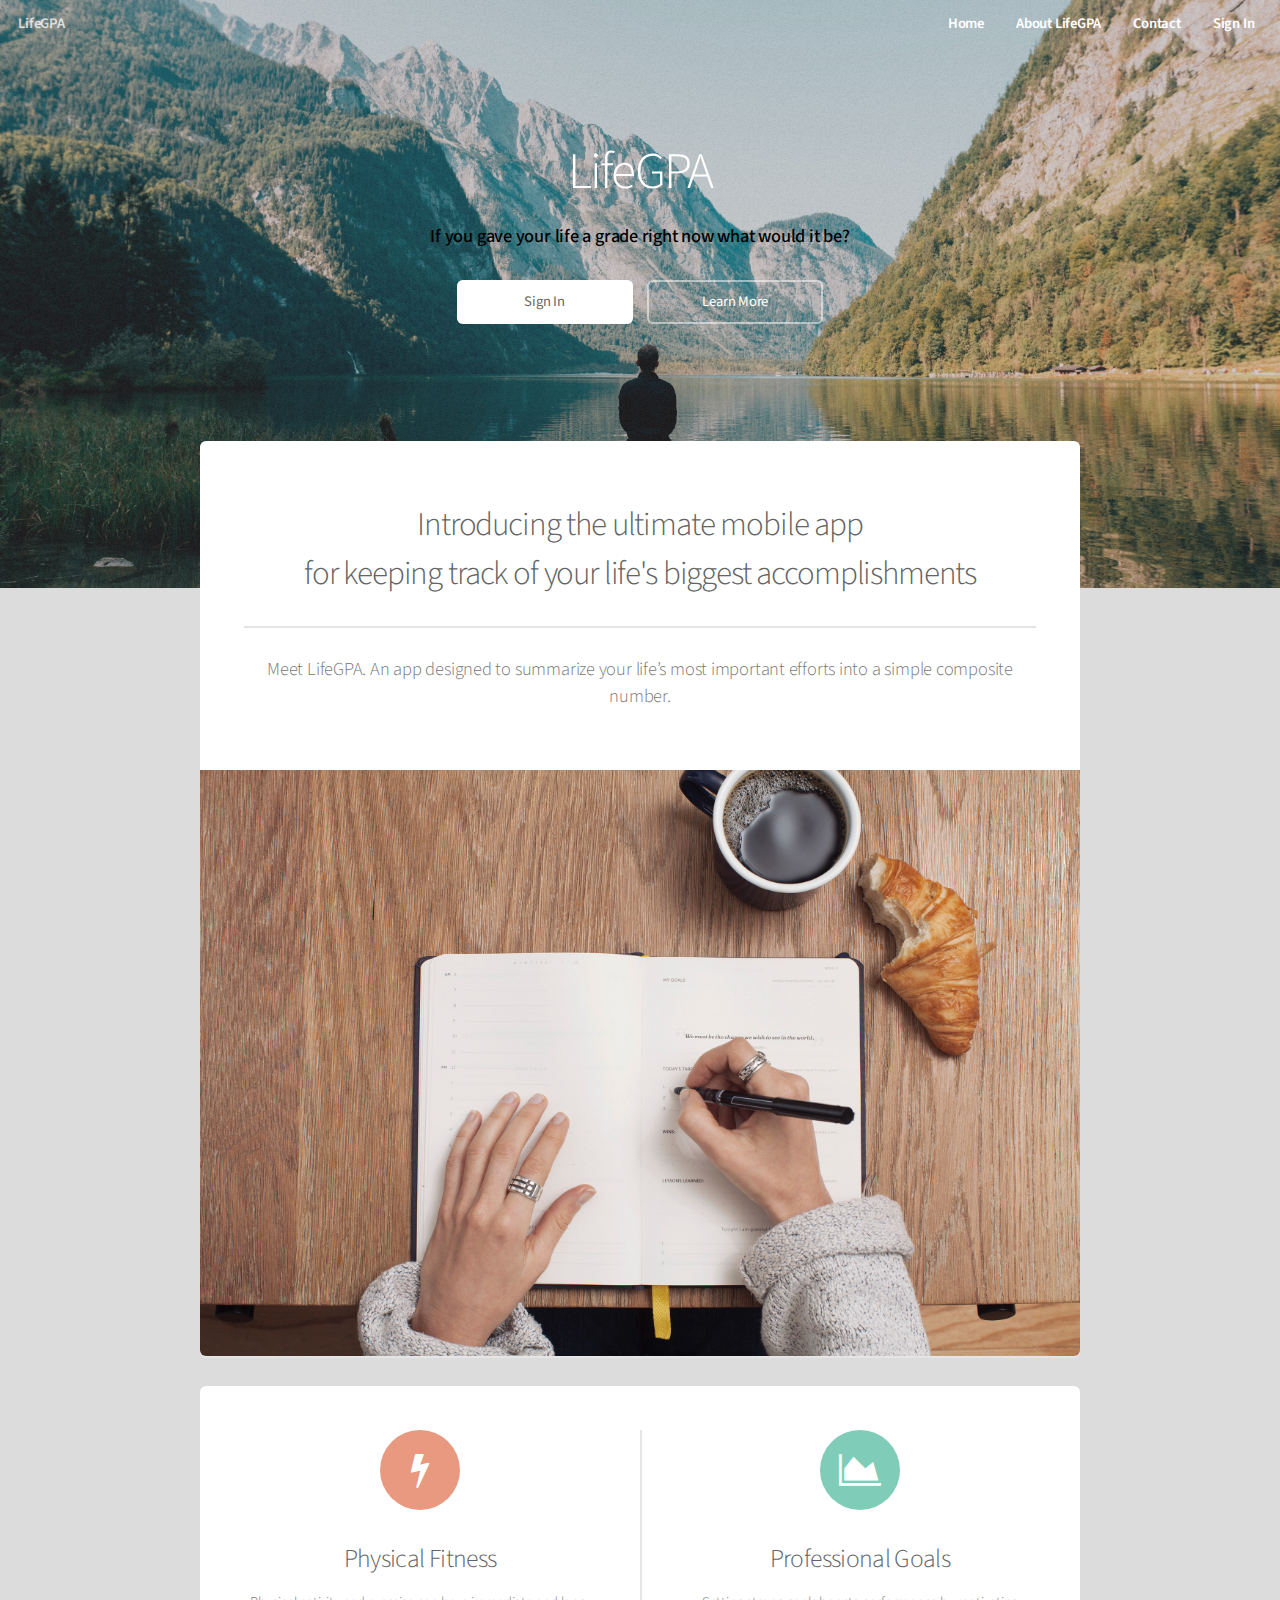
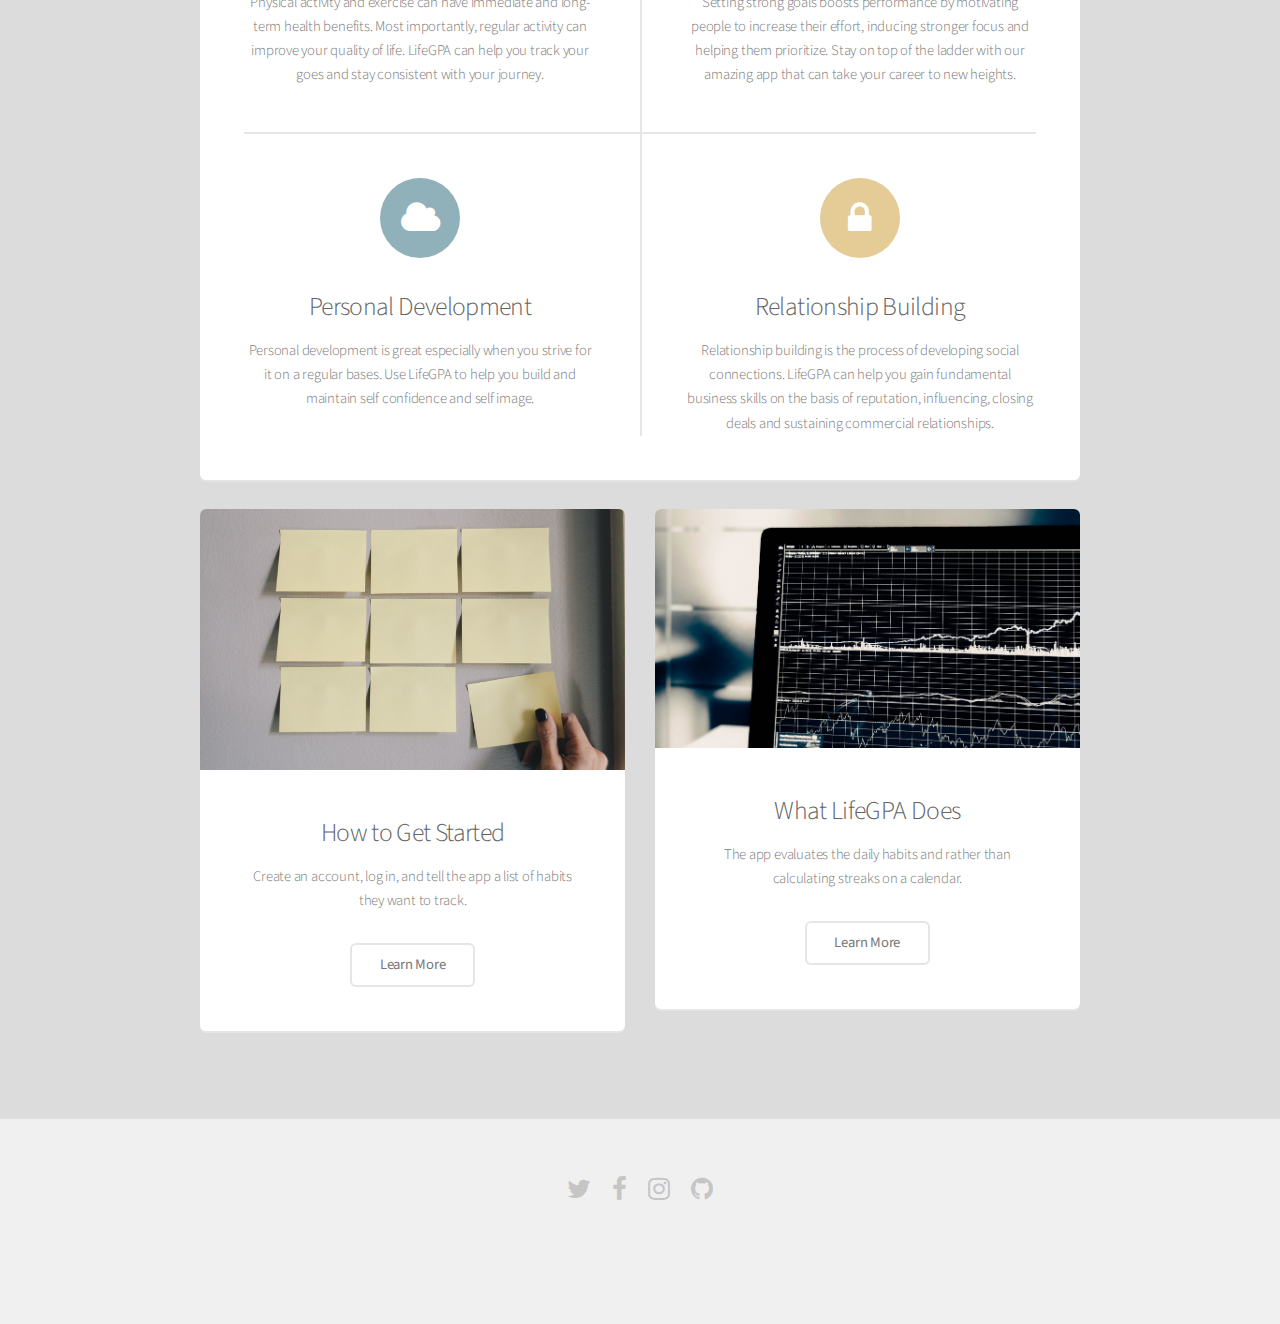
<file: index.html>
<html>
	<head>
		<title>LifeGPA</title>
		<meta charset="utf-8"/>
		<meta name="viewport" content="width=device-width, initial-scale=1, user-scalable=no"/>
		<link rel="stylesheet" href="assets/css/main.css"/>
	</head>
	<body class="landing is-preload">
		<div id="page-wrapper">

			<!-- Header -->
				<header id="header" class="alt">
					<h1>LifeGPA</h1>
					<nav id="nav">
						<ul>
							<li><a href="index.html">Home</a></li>
							<li><a href="aboutus.html">About LifeGPA</a></li>
							<li><a href="index.html">Contact</a></li>
							<li><a href="index.html">Sign In</a></li>
						</ul>
					</nav>
				</header>

			<!-- Banner -->
				<section id="banner">
					<h2>LifeGPA</h2>
					<p>If you gave your life a grade right now what would it be? </p>
					<ul class="actions special">
						<li><a href="#" class="button primary">Sign In</a></li>
						<li><a href="#" class="button">Learn More</a></li>
					</ul>
				</section>

			<!-- Main -->
				<section id="main" class="container">

					<section class="box special">
						<header class="major">
							<h2>Introducing the ultimate mobile app
							<br />
							for keeping track of your life's biggest accomplishments</h2>
							<p>Meet LifeGPA. An app designed to summarize your life’s most important efforts 
								into a simple composite number.</p>
						</header>
						<span class="image featured"><img src="images/productivity.jpg" alt="Representing Productivity" /></span>
					</section>

					<section class="box special features">
						<div class="features-row">
							<section>
								<span class="icon major fa-bolt accent2"></span>
								<h3>Physical Fitness</h3>
								<p>Physical activity and exercise can have immediate and long-term health benefits. Most importantly, regular activity can improve your quality of life. 
									LifeGPA can help you track your goes and stay consistent with your journey.
								</p>
							</section>
							<section>
								<span class="icon major fa-area-chart accent3"></span>
								<h3>Professional Goals</h3>
								<p>Setting strong goals boosts performance by motivating people to increase their effort, inducing stronger focus and helping them prioritize. Stay on top of the ladder with our amazing app that can take your career to new heights.</p>
							</section>
						</div>
						<div class="features-row">
							<section>
								<span class="icon major fa-cloud accent4"></span>
								<h3>Personal Development</h3>
								<p>Personal development is great especially when you strive for it on a regular bases. Use LifeGPA to help you build and maintain self confidence and self image.
									</p>
							</section>
							<section>
								<span class="icon major fa-lock accent5"></span>
								<h3>Relationship Building</h3>
								<p>Relationship building is the process of developing social connections. LifeGPA can help you gain fundamental business skills on the basis of reputation, influencing, closing deals and sustaining commercial relationships.</p>
							</section>
						</div>
					</section>

					<div class="row">
						<div class="col-6 col-12-narrower">

							<section class="box special">
								<span class="image featured"><img src="images/habits.jpg" alt="habits" /></span>
								<h3>How to Get Started</h3>
								<p>Create an account, log in, and tell the app a list of habits they want to track.</p>
								<ul class="actions 	special">
									<li><a href="#" class="button alt">Learn More</a></li>
								</ul>
							</section>

						</div>
						<div class="col-6 col-12-narrower">

							<section class="box special">
								<span class="image featured"><img src="images/tracking.jpg" alt="tracking" /></span>
								<h3>What LifeGPA Does</h3>
								<p>The app evaluates the daily habits and rather than calculating streaks on a calendar.</p>
							<ul class="actions special">
									<li><a href="#" class="button alt">Learn More</a></li>
								</ul>
							</section>

						</div>
					</div>

				</section>


			<!-- Footer -->
				<footer id="footer">
					<ul class="icons">
						<li><a href="#" class="icon fa-twitter"><span class="label">Twitter</span></a></li>
						<li><a href="#" class="icon fa-facebook"><span class="label">Facebook</span></a></li>
						<li><a href="#" class="icon fa-instagram"><span class="label">Instagram</span></a></li>
						<li><a href="#" class="icon fa-github"><span class="label">Github</span></a></li>
					</ul>
				</footer>

		</div>

		<!-- Scripts -->
			<script src="assets/js/jquery.min.js"></script>
			<script src="assets/js/jquery.dropotron.min.js"></script>
			<script src="assets/js/jquery.scrollex.min.js"></script>
			<script src="assets/js/browser.min.js"></script>
			<script src="assets/js/breakpoints.min.js"></script>
			<script src="assets/js/util.js"></script>
			<script src="assets/js/main.js"></script>

	</body>
</html>
</file>
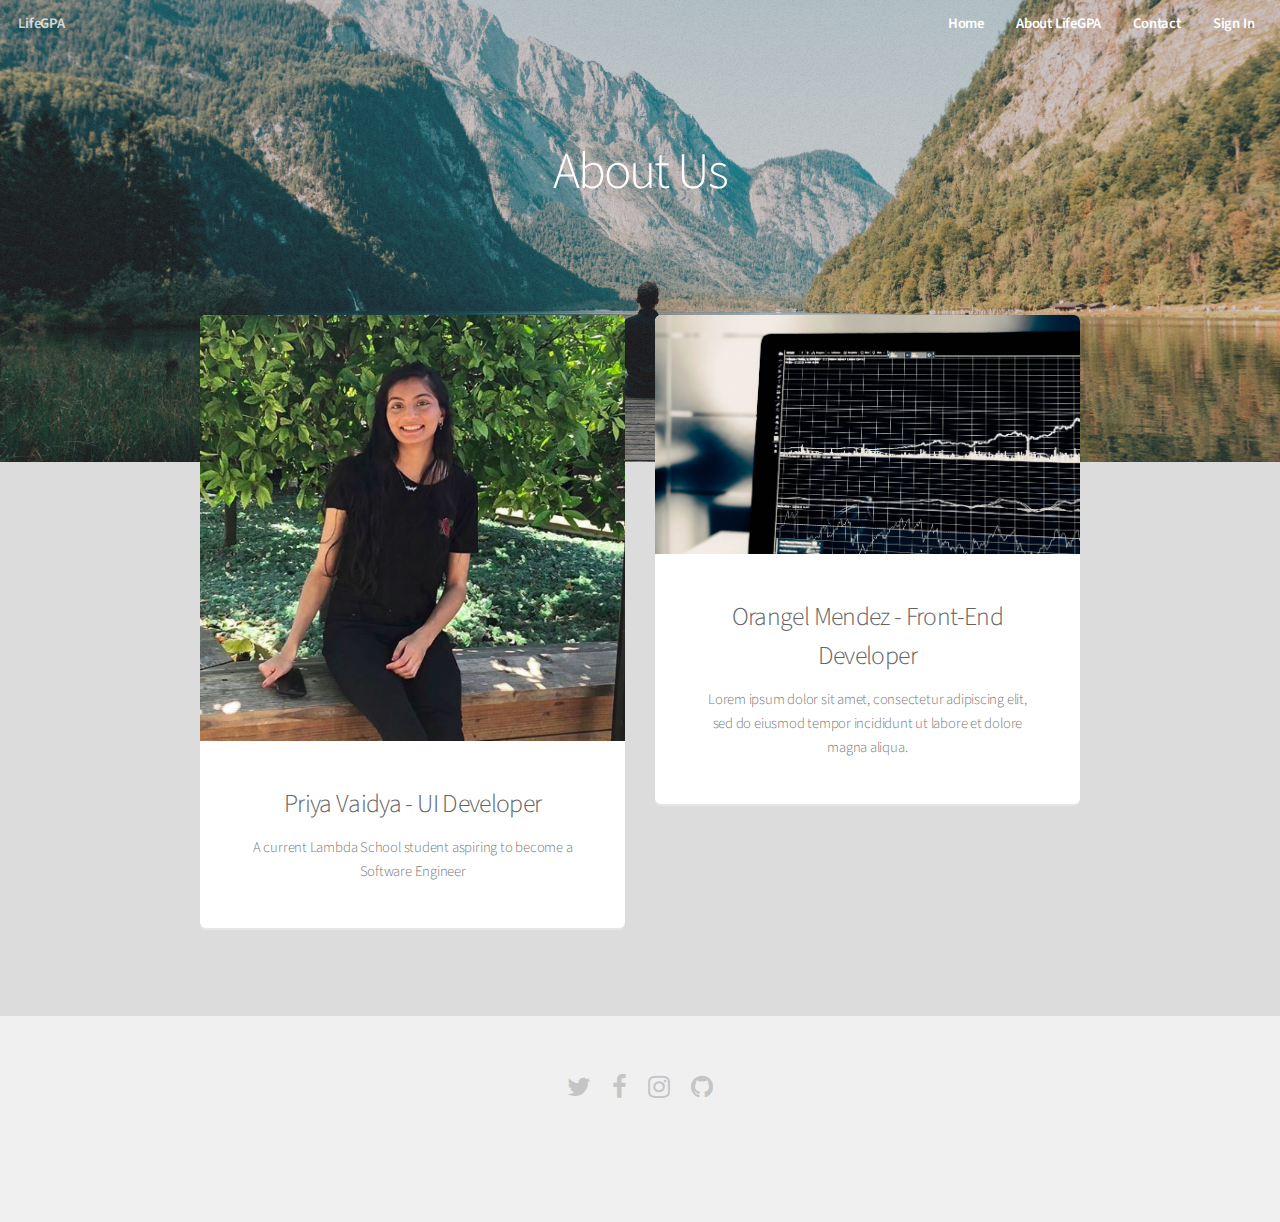
<file: aboutus.html>
<html>
	<head>
		<title>LifeGPA - About Us</title>
		<meta charset="utf-8"/>
		<meta name="viewport" content="width=device-width, initial-scale=1, user-scalable=no"/>
		<link rel="stylesheet" href="assets/css/main.css"/>
	</head>
	<body class="landing is-preload">
		<div id="page-wrapper">

			<!-- Header -->
				<header id="header" class="alt">
					<h1>LifeGPA</h1>
					<nav id="nav">
						<ul>
							<li><a href="index.html">Home</a></li>
							<li><a href="aboutus.html">About LifeGPA</a></li>
							<li><a href="index.html">Contact</a></li>
							<li><a href="index.html">Sign In</a></li>
						</ul>
					</nav>
				</header>

			<!-- Banner -->
				<section id="banner">
					<h2>About Us</h2>
				</section>

			<!-- Main -->
				<section id="main" class="container">
					<div class="row">
						<div class="col-6 col-12-narrower">

							<section class="box special">
								<span class="image featured"><img src="images/priya.png" alt="Priya" /></span>
								<h3>Priya Vaidya - UI Developer</h3>
								<p>A current Lambda School student aspiring to become a Software Engineer</p>
							</section>

						</div>
						<div class="col-6 col-12-narrower">

							<section class="box special">
								<span class="image featured"><img src="images/tracking.jpg" alt="tracking" /></span>
								<h3>Orangel Mendez - Front-End Developer</h3>
								<p>Lorem ipsum dolor sit amet, consectetur adipiscing elit, sed do eiusmod tempor incididunt ut labore et dolore magna aliqua.</p>
		
							</section>

						</div>
					</div>

				</section>


			<!-- Footer -->
				<footer id="footer">
					<ul class="icons">
						<li><a href="#" class="icon fa-twitter"><span class="label">Twitter</span></a></li>
						<li><a href="#" class="icon fa-facebook"><span class="label">Facebook</span></a></li>
						<li><a href="#" class="icon fa-instagram"><span class="label">Instagram</span></a></li>
						<li><a href="#" class="icon fa-github"><span class="label">Github</span></a></li>
					</ul>
				</footer>

		</div>

		<!-- Scripts -->
			<script src="assets/js/jquery.min.js"></script>
			<script src="assets/js/jquery.dropotron.min.js"></script>
			<script src="assets/js/jquery.scrollex.min.js"></script>
			<script src="assets/js/browser.min.js"></script>
			<script src="assets/js/breakpoints.min.js"></script>
			<script src="assets/js/util.js"></script>
			<script src="assets/js/main.js"></script>

	</body>
</html>
</file>
<file: assets/css/main.css>
@import url("font-awesome.min.css");
@import url("https://fonts.googleapis.com/css?family=Source+Sans+Pro:300,400,300italic,400italic");

/* Reset */

/* Based on meyerweb.com/eric/tools/css/reset (v2.0 | 20110126 | License: public domain) */

	html, body, div, span, applet, object,
	iframe, h1, h2, h3, h4, h5, h6, p, blockquote,
	pre, a, abbr, acronym, address, big, cite,
	code, del, dfn, em, img, ins, kbd, q, s, samp,
	small, strike, strong, sub, sup, tt, var, b,
	u, i, center, dl, dt, dd, ol, ul, li, fieldset,
	form, label, legend, table, caption, tbody,
	tfoot, thead, tr, th, td, article, aside,
	canvas, details, embed, figure, figcaption,
	footer, header, hgroup, menu, nav, output, ruby,
	section, summary, time, mark, audio, video {
		margin: 0;
		padding: 0;
		border: 0;
		font-size: 100%;
		font: inherit;
		vertical-align: baseline;
	}

	article, aside, details, figcaption, figure,
	footer, header, hgroup, menu, nav, section {
		display: block;
	}

	body {
		line-height: 1;
	}

	ol, ul {
		list-style: none;
	}

	blockquote, q {
		quotes: none;
	}

		blockquote:before, blockquote:after, q:before, q:after {
			content: '';
			content: none;
		}

	table {
		border-collapse: collapse;
		border-spacing: 0;
	}

	body {
		-webkit-text-size-adjust: none;
	}

	mark {
		background-color: transparent;
		color: inherit;
	}

	input::-moz-focus-inner {
		border: 0;
		padding: 0;
	}

	input, select, textarea {
		-moz-appearance: none;
		-webkit-appearance: none;
		-ms-appearance: none;
		appearance: none;
	}

/* Basic */

	@-ms-viewport {
		width: device-width;
	}

	body {
		-ms-overflow-style: scrollbar;
	}

	@media screen and (max-width: 480px) {

		html, body {
			min-width: 320px;
		}

	}

	html {
		box-sizing: border-box;
	}

	*, *:before, *:after {
		box-sizing: inherit;
	}

	body {
		background: #dcdcdc;
	}

	body, input, select, textarea {
		color: #777;
		font-family: "Source Sans Pro", sans-serif;
		font-size: 16pt;
		font-weight: 300;
		line-height: 1.65em;
		letter-spacing: -0.015em;
	}

	a {
		-moz-transition: color 0.2s ease-in-out, border-bottom-color 0.2s ease-in-out;
		-webkit-transition: color 0.2s ease-in-out, border-bottom-color 0.2s ease-in-out;
		-ms-transition: color 0.2s ease-in-out, border-bottom-color 0.2s ease-in-out;
		transition: color 0.2s ease-in-out, border-bottom-color 0.2s ease-in-out;
		border-bottom: dotted 1px;
		color: #e89980;
		text-decoration: none;
	}

		a:hover {
			border-bottom-color: transparent;
		}

	strong, b {
		color: #646464;
		font-weight: 400;
	}

	em, i {
		font-style: italic;
	}

	p {
		margin: 0 0 2em 0;
	}

	h1, h2, h3, h4, h5, h6 {
		color: #646464;
		font-weight: 300;
		line-height: 1em;
		margin: 0 0 0.5em 0;
	}

		h1 a, h2 a, h3 a, h4 a, h5 a, h6 a {
			color: inherit;
			text-decoration: none;
		}

	h2 {
		font-size: 2.25em;
		line-height: 1.5em;
		letter-spacing: -0.035em;
	}

	h3 {
		font-size: 1.75em;
		line-height: 1.5em;
		letter-spacing: -0.025em;
	}

	h4 {
		font-size: 1.1em;
		line-height: 1.5em;
		letter-spacing: 0;
	}

	h5 {
		font-size: 0.9em;
		line-height: 1.5em;
		letter-spacing: 0;
	}

	h6 {
		font-size: 0.7em;
		line-height: 1.5em;
		letter-spacing: 0;
	}

	sub {
		font-size: 0.8em;
		position: relative;
		top: 0.5em;
	}

	sup {
		font-size: 0.8em;
		position: relative;
		top: -0.5em;
	}

	hr {
		border: 0;
		border-bottom: solid 2px #e5e5e5;
		margin: 2em 0;
	}

		hr.major {
			margin: 3em 0;
		}

	blockquote {
		border-left: solid 4px #e5e5e5;
		font-style: italic;
		margin: 0 0 2em 0;
		padding: 0.5em 0 0.5em 2em;
	}

	pre {
		-webkit-overflow-scrolling: touch;
		background: #f8f8f8;
		border-radius: 6px;
		border: solid 1px #e5e5e5;
		font-family: monospace;
		font-size: 0.9em;
		line-height: 1.75em;
		margin: 0 0 2em 0;
		overflow-x: auto;
		padding: 1em 1.5em;
	}

	code {
		background: #f8f8f8;
		border-radius: 6px;
		border: solid 1px #e5e5e5;
		font-family: monospace;
		font-size: 0.9em;
		margin: 0 0.25em;
		padding: 0.25em 0.65em;
	}

	.align-left {
		text-align: left;
	}

	.align-center {
		text-align: center;
	}

	.align-right {
		text-align: right;
	}

/* Row */

	.row {
		display: flex;
		flex-wrap: wrap;
		box-sizing: border-box;
		align-items: stretch;
	}

		.row > * {
			box-sizing: border-box;
		}

		.row.gtr-uniform > * > :last-child {
			margin-bottom: 0;
		}

		.row.aln-left {
			justify-content: flex-start;
		}

		.row.aln-center {
			justify-content: center;
		}

		.row.aln-right {
			justify-content: flex-end;
		}

		.row.aln-top {
			align-items: flex-start;
		}

		.row.aln-middle {
			align-items: center;
		}

		.row.aln-bottom {
			align-items: flex-end;
		}

		.row > .imp {
			order: -1;
		}

		.row > .col-1 {
			width: 8.3333333333%;
		}

		.row > .off-1 {
			margin-left: 8.3333333333%;
		}

		.row > .col-2 {
			width: 16.6666666667%;
		}

		.row > .off-2 {
			margin-left: 16.6666666667%;
		}

		.row > .col-3 {
			width: 25%;
		}

		.row > .off-3 {
			margin-left: 25%;
		}

		.row > .col-4 {
			width: 33.3333333333%;
		}

		.row > .off-4 {
			margin-left: 33.3333333333%;
		}

		.row > .col-5 {
			width: 41.6666666667%;
		}

		.row > .off-5 {
			margin-left: 41.6666666667%;
		}

		.row > .col-6 {
			width: 50%;
		}

		.row > .off-6 {
			margin-left: 50%;
		}

		.row > .col-7 {
			width: 58.3333333333%;
		}

		.row > .off-7 {
			margin-left: 58.3333333333%;
		}

		.row > .col-8 {
			width: 66.6666666667%;
		}

		.row > .off-8 {
			margin-left: 66.6666666667%;
		}

		.row > .col-9 {
			width: 75%;
		}

		.row > .off-9 {
			margin-left: 75%;
		}

		.row > .col-10 {
			width: 83.3333333333%;
		}

		.row > .off-10 {
			margin-left: 83.3333333333%;
		}

		.row > .col-11 {
			width: 91.6666666667%;
		}

		.row > .off-11 {
			margin-left: 91.6666666667%;
		}

		.row > .col-12 {
			width: 100%;
		}

		.row > .off-12 {
			margin-left: 100%;
		}

		.row.gtr-0 {
			margin-top: 0;
			margin-left: 0em;
		}

			.row.gtr-0 > * {
				padding: 0 0 0 0em;
			}

			.row.gtr-0.gtr-uniform {
				margin-top: 0em;
			}

				.row.gtr-0.gtr-uniform > * {
					padding-top: 0em;
				}

		.row.gtr-25 {
			margin-top: 0;
			margin-left: -0.5em;
		}

			.row.gtr-25 > * {
				padding: 0 0 0 0.5em;
			}

			.row.gtr-25.gtr-uniform {
				margin-top: -0.5em;
			}

				.row.gtr-25.gtr-uniform > * {
					padding-top: 0.5em;
				}

		.row.gtr-50 {
			margin-top: 0;
			margin-left: -1em;
		}

			.row.gtr-50 > * {
				padding: 0 0 0 1em;
			}

			.row.gtr-50.gtr-uniform {
				margin-top: -1em;
			}

				.row.gtr-50.gtr-uniform > * {
					padding-top: 1em;
				}

		.row {
			margin-top: 0;
			margin-left: -2em;
		}

			.row > * {
				padding: 0 0 0 2em;
			}

			.row.gtr-uniform {
				margin-top: -2em;
			}

				.row.gtr-uniform > * {
					padding-top: 2em;
				}

		.row.gtr-150 {
			margin-top: 0;
			margin-left: -3em;
		}

			.row.gtr-150 > * {
				padding: 0 0 0 3em;
			}

			.row.gtr-150.gtr-uniform {
				margin-top: -3em;
			}

				.row.gtr-150.gtr-uniform > * {
					padding-top: 3em;
				}

		.row.gtr-200 {
			margin-top: 0;
			margin-left: -4em;
		}

			.row.gtr-200 > * {
				padding: 0 0 0 4em;
			}

			.row.gtr-200.gtr-uniform {
				margin-top: -4em;
			}

				.row.gtr-200.gtr-uniform > * {
					padding-top: 4em;
				}

		@media screen and (max-width: 1680px) {

			.row {
				display: flex;
				flex-wrap: wrap;
				box-sizing: border-box;
				align-items: stretch;
			}

				.row > * {
					box-sizing: border-box;
				}

				.row.gtr-uniform > * > :last-child {
					margin-bottom: 0;
				}

				.row.aln-left {
					justify-content: flex-start;
				}

				.row.aln-center {
					justify-content: center;
				}

				.row.aln-right {
					justify-content: flex-end;
				}

				.row.aln-top {
					align-items: flex-start;
				}

				.row.aln-middle {
					align-items: center;
				}

				.row.aln-bottom {
					align-items: flex-end;
				}

				.row > .imp-wide {
					order: -1;
				}

				.row > .col-1-wide {
					width: 8.3333333333%;
				}

				.row > .off-1-wide {
					margin-left: 8.3333333333%;
				}

				.row > .col-2-wide {
					width: 16.6666666667%;
				}

				.row > .off-2-wide {
					margin-left: 16.6666666667%;
				}

				.row > .col-3-wide {
					width: 25%;
				}

				.row > .off-3-wide {
					margin-left: 25%;
				}

				.row > .col-4-wide {
					width: 33.3333333333%;
				}

				.row > .off-4-wide {
					margin-left: 33.3333333333%;
				}

				.row > .col-5-wide {
					width: 41.6666666667%;
				}

				.row > .off-5-wide {
					margin-left: 41.6666666667%;
				}

				.row > .col-6-wide {
					width: 50%;
				}

				.row > .off-6-wide {
					margin-left: 50%;
				}

				.row > .col-7-wide {
					width: 58.3333333333%;
				}

				.row > .off-7-wide {
					margin-left: 58.3333333333%;
				}

				.row > .col-8-wide {
					width: 66.6666666667%;
				}

				.row > .off-8-wide {
					margin-left: 66.6666666667%;
				}

				.row > .col-9-wide {
					width: 75%;
				}

				.row > .off-9-wide {
					margin-left: 75%;
				}

				.row > .col-10-wide {
					width: 83.3333333333%;
				}

				.row > .off-10-wide {
					margin-left: 83.3333333333%;
				}

				.row > .col-11-wide {
					width: 91.6666666667%;
				}

				.row > .off-11-wide {
					margin-left: 91.6666666667%;
				}

				.row > .col-12-wide {
					width: 100%;
				}

				.row > .off-12-wide {
					margin-left: 100%;
				}

				.row.gtr-0 {
					margin-top: 0;
					margin-left: 0em;
				}

					.row.gtr-0 > * {
						padding: 0 0 0 0em;
					}

					.row.gtr-0.gtr-uniform {
						margin-top: 0em;
					}

						.row.gtr-0.gtr-uniform > * {
							padding-top: 0em;
						}

				.row.gtr-25 {
					margin-top: 0;
					margin-left: -0.5em;
				}

					.row.gtr-25 > * {
						padding: 0 0 0 0.5em;
					}

					.row.gtr-25.gtr-uniform {
						margin-top: -0.5em;
					}

						.row.gtr-25.gtr-uniform > * {
							padding-top: 0.5em;
						}

				.row.gtr-50 {
					margin-top: 0;
					margin-left: -1em;
				}

					.row.gtr-50 > * {
						padding: 0 0 0 1em;
					}

					.row.gtr-50.gtr-uniform {
						margin-top: -1em;
					}

						.row.gtr-50.gtr-uniform > * {
							padding-top: 1em;
						}

				.row {
					margin-top: 0;
					margin-left: -2em;
				}

					.row > * {
						padding: 0 0 0 2em;
					}

					.row.gtr-uniform {
						margin-top: -2em;
					}

						.row.gtr-uniform > * {
							padding-top: 2em;
						}

				.row.gtr-150 {
					margin-top: 0;
					margin-left: -3em;
				}

					.row.gtr-150 > * {
						padding: 0 0 0 3em;
					}

					.row.gtr-150.gtr-uniform {
						margin-top: -3em;
					}

						.row.gtr-150.gtr-uniform > * {
							padding-top: 3em;
						}

				.row.gtr-200 {
					margin-top: 0;
					margin-left: -4em;
				}

					.row.gtr-200 > * {
						padding: 0 0 0 4em;
					}

					.row.gtr-200.gtr-uniform {
						margin-top: -4em;
					}

						.row.gtr-200.gtr-uniform > * {
							padding-top: 4em;
						}

		}

		@media screen and (max-width: 1280px) {

			.row {
				display: flex;
				flex-wrap: wrap;
				box-sizing: border-box;
				align-items: stretch;
			}

				.row > * {
					box-sizing: border-box;
				}

				.row.gtr-uniform > * > :last-child {
					margin-bottom: 0;
				}

				.row.aln-left {
					justify-content: flex-start;
				}

				.row.aln-center {
					justify-content: center;
				}

				.row.aln-right {
					justify-content: flex-end;
				}

				.row.aln-top {
					align-items: flex-start;
				}

				.row.aln-middle {
					align-items: center;
				}

				.row.aln-bottom {
					align-items: flex-end;
				}

				.row > .imp-normal {
					order: -1;
				}

				.row > .col-1-normal {
					width: 8.3333333333%;
				}

				.row > .off-1-normal {
					margin-left: 8.3333333333%;
				}

				.row > .col-2-normal {
					width: 16.6666666667%;
				}

				.row > .off-2-normal {
					margin-left: 16.6666666667%;
				}

				.row > .col-3-normal {
					width: 25%;
				}

				.row > .off-3-normal {
					margin-left: 25%;
				}

				.row > .col-4-normal {
					width: 33.3333333333%;
				}

				.row > .off-4-normal {
					margin-left: 33.3333333333%;
				}

				.row > .col-5-normal {
					width: 41.6666666667%;
				}

				.row > .off-5-normal {
					margin-left: 41.6666666667%;
				}

				.row > .col-6-normal {
					width: 50%;
				}

				.row > .off-6-normal {
					margin-left: 50%;
				}

				.row > .col-7-normal {
					width: 58.3333333333%;
				}

				.row > .off-7-normal {
					margin-left: 58.3333333333%;
				}

				.row > .col-8-normal {
					width: 66.6666666667%;
				}

				.row > .off-8-normal {
					margin-left: 66.6666666667%;
				}

				.row > .col-9-normal {
					width: 75%;
				}

				.row > .off-9-normal {
					margin-left: 75%;
				}

				.row > .col-10-normal {
					width: 83.3333333333%;
				}

				.row > .off-10-normal {
					margin-left: 83.3333333333%;
				}

				.row > .col-11-normal {
					width: 91.6666666667%;
				}

				.row > .off-11-normal {
					margin-left: 91.6666666667%;
				}

				.row > .col-12-normal {
					width: 100%;
				}

				.row > .off-12-normal {
					margin-left: 100%;
				}

				.row.gtr-0 {
					margin-top: 0;
					margin-left: 0em;
				}

					.row.gtr-0 > * {
						padding: 0 0 0 0em;
					}

					.row.gtr-0.gtr-uniform {
						margin-top: 0em;
					}

						.row.gtr-0.gtr-uniform > * {
							padding-top: 0em;
						}

				.row.gtr-25 {
					margin-top: 0;
					margin-left: -0.5em;
				}

					.row.gtr-25 > * {
						padding: 0 0 0 0.5em;
					}

					.row.gtr-25.gtr-uniform {
						margin-top: -0.5em;
					}

						.row.gtr-25.gtr-uniform > * {
							padding-top: 0.5em;
						}

				.row.gtr-50 {
					margin-top: 0;
					margin-left: -1em;
				}

					.row.gtr-50 > * {
						padding: 0 0 0 1em;
					}

					.row.gtr-50.gtr-uniform {
						margin-top: -1em;
					}

						.row.gtr-50.gtr-uniform > * {
							padding-top: 1em;
						}

				.row {
					margin-top: 0;
					margin-left: -2em;
				}

					.row > * {
						padding: 0 0 0 2em;
					}

					.row.gtr-uniform {
						margin-top: -2em;
					}

						.row.gtr-uniform > * {
							padding-top: 2em;
						}

				.row.gtr-150 {
					margin-top: 0;
					margin-left: -3em;
				}

					.row.gtr-150 > * {
						padding: 0 0 0 3em;
					}

					.row.gtr-150.gtr-uniform {
						margin-top: -3em;
					}

						.row.gtr-150.gtr-uniform > * {
							padding-top: 3em;
						}

				.row.gtr-200 {
					margin-top: 0;
					margin-left: -4em;
				}

					.row.gtr-200 > * {
						padding: 0 0 0 4em;
					}

					.row.gtr-200.gtr-uniform {
						margin-top: -4em;
					}

						.row.gtr-200.gtr-uniform > * {
							padding-top: 4em;
						}

		}

		@media screen and (max-width: 980px) {

			.row {
				display: flex;
				flex-wrap: wrap;
				box-sizing: border-box;
				align-items: stretch;
			}

				.row > * {
					box-sizing: border-box;
				}

				.row.gtr-uniform > * > :last-child {
					margin-bottom: 0;
				}

				.row.aln-left {
					justify-content: flex-start;
				}

				.row.aln-center {
					justify-content: center;
				}

				.row.aln-right {
					justify-content: flex-end;
				}

				.row.aln-top {
					align-items: flex-start;
				}

				.row.aln-middle {
					align-items: center;
				}

				.row.aln-bottom {
					align-items: flex-end;
				}

				.row > .imp-narrow {
					order: -1;
				}

				.row > .col-1-narrow {
					width: 8.3333333333%;
				}

				.row > .off-1-narrow {
					margin-left: 8.3333333333%;
				}

				.row > .col-2-narrow {
					width: 16.6666666667%;
				}

				.row > .off-2-narrow {
					margin-left: 16.6666666667%;
				}

				.row > .col-3-narrow {
					width: 25%;
				}

				.row > .off-3-narrow {
					margin-left: 25%;
				}

				.row > .col-4-narrow {
					width: 33.3333333333%;
				}

				.row > .off-4-narrow {
					margin-left: 33.3333333333%;
				}

				.row > .col-5-narrow {
					width: 41.6666666667%;
				}

				.row > .off-5-narrow {
					margin-left: 41.6666666667%;
				}

				.row > .col-6-narrow {
					width: 50%;
				}

				.row > .off-6-narrow {
					margin-left: 50%;
				}

				.row > .col-7-narrow {
					width: 58.3333333333%;
				}

				.row > .off-7-narrow {
					margin-left: 58.3333333333%;
				}

				.row > .col-8-narrow {
					width: 66.6666666667%;
				}

				.row > .off-8-narrow {
					margin-left: 66.6666666667%;
				}

				.row > .col-9-narrow {
					width: 75%;
				}

				.row > .off-9-narrow {
					margin-left: 75%;
				}

				.row > .col-10-narrow {
					width: 83.3333333333%;
				}

				.row > .off-10-narrow {
					margin-left: 83.3333333333%;
				}

				.row > .col-11-narrow {
					width: 91.6666666667%;
				}

				.row > .off-11-narrow {
					margin-left: 91.6666666667%;
				}

				.row > .col-12-narrow {
					width: 100%;
				}

				.row > .off-12-narrow {
					margin-left: 100%;
				}

				.row.gtr-0 {
					margin-top: 0;
					margin-left: 0em;
				}

					.row.gtr-0 > * {
						padding: 0 0 0 0em;
					}

					.row.gtr-0.gtr-uniform {
						margin-top: 0em;
					}

						.row.gtr-0.gtr-uniform > * {
							padding-top: 0em;
						}

				.row.gtr-25 {
					margin-top: 0;
					margin-left: -0.5em;
				}

					.row.gtr-25 > * {
						padding: 0 0 0 0.5em;
					}

					.row.gtr-25.gtr-uniform {
						margin-top: -0.5em;
					}

						.row.gtr-25.gtr-uniform > * {
							padding-top: 0.5em;
						}

				.row.gtr-50 {
					margin-top: 0;
					margin-left: -1em;
				}

					.row.gtr-50 > * {
						padding: 0 0 0 1em;
					}

					.row.gtr-50.gtr-uniform {
						margin-top: -1em;
					}

						.row.gtr-50.gtr-uniform > * {
							padding-top: 1em;
						}

				.row {
					margin-top: 0;
					margin-left: -2em;
				}

					.row > * {
						padding: 0 0 0 2em;
					}

					.row.gtr-uniform {
						margin-top: -2em;
					}

						.row.gtr-uniform > * {
							padding-top: 2em;
						}

				.row.gtr-150 {
					margin-top: 0;
					margin-left: -3em;
				}

					.row.gtr-150 > * {
						padding: 0 0 0 3em;
					}

					.row.gtr-150.gtr-uniform {
						margin-top: -3em;
					}

						.row.gtr-150.gtr-uniform > * {
							padding-top: 3em;
						}

				.row.gtr-200 {
					margin-top: 0;
					margin-left: -4em;
				}

					.row.gtr-200 > * {
						padding: 0 0 0 4em;
					}

					.row.gtr-200.gtr-uniform {
						margin-top: -4em;
					}

						.row.gtr-200.gtr-uniform > * {
							padding-top: 4em;
						}

		}

		@media screen and (max-width: 840px) {

			.row {
				display: flex;
				flex-wrap: wrap;
				box-sizing: border-box;
				align-items: stretch;
			}

				.row > * {
					box-sizing: border-box;
				}

				.row.gtr-uniform > * > :last-child {
					margin-bottom: 0;
				}

				.row.aln-left {
					justify-content: flex-start;
				}

				.row.aln-center {
					justify-content: center;
				}

				.row.aln-right {
					justify-content: flex-end;
				}

				.row.aln-top {
					align-items: flex-start;
				}

				.row.aln-middle {
					align-items: center;
				}

				.row.aln-bottom {
					align-items: flex-end;
				}

				.row > .imp-narrower {
					order: -1;
				}

				.row > .col-1-narrower {
					width: 8.3333333333%;
				}

				.row > .off-1-narrower {
					margin-left: 8.3333333333%;
				}

				.row > .col-2-narrower {
					width: 16.6666666667%;
				}

				.row > .off-2-narrower {
					margin-left: 16.6666666667%;
				}

				.row > .col-3-narrower {
					width: 25%;
				}

				.row > .off-3-narrower {
					margin-left: 25%;
				}

				.row > .col-4-narrower {
					width: 33.3333333333%;
				}

				.row > .off-4-narrower {
					margin-left: 33.3333333333%;
				}

				.row > .col-5-narrower {
					width: 41.6666666667%;
				}

				.row > .off-5-narrower {
					margin-left: 41.6666666667%;
				}

				.row > .col-6-narrower {
					width: 50%;
				}

				.row > .off-6-narrower {
					margin-left: 50%;
				}

				.row > .col-7-narrower {
					width: 58.3333333333%;
				}

				.row > .off-7-narrower {
					margin-left: 58.3333333333%;
				}

				.row > .col-8-narrower {
					width: 66.6666666667%;
				}

				.row > .off-8-narrower {
					margin-left: 66.6666666667%;
				}

				.row > .col-9-narrower {
					width: 75%;
				}

				.row > .off-9-narrower {
					margin-left: 75%;
				}

				.row > .col-10-narrower {
					width: 83.3333333333%;
				}

				.row > .off-10-narrower {
					margin-left: 83.3333333333%;
				}

				.row > .col-11-narrower {
					width: 91.6666666667%;
				}

				.row > .off-11-narrower {
					margin-left: 91.6666666667%;
				}

				.row > .col-12-narrower {
					width: 100%;
				}

				.row > .off-12-narrower {
					margin-left: 100%;
				}

				.row.gtr-0 {
					margin-top: 0;
					margin-left: 0em;
				}

					.row.gtr-0 > * {
						padding: 0 0 0 0em;
					}

					.row.gtr-0.gtr-uniform {
						margin-top: 0em;
					}

						.row.gtr-0.gtr-uniform > * {
							padding-top: 0em;
						}

				.row.gtr-25 {
					margin-top: 0;
					margin-left: -0.5em;
				}

					.row.gtr-25 > * {
						padding: 0 0 0 0.5em;
					}

					.row.gtr-25.gtr-uniform {
						margin-top: -0.5em;
					}

						.row.gtr-25.gtr-uniform > * {
							padding-top: 0.5em;
						}

				.row.gtr-50 {
					margin-top: 0;
					margin-left: -1em;
				}

					.row.gtr-50 > * {
						padding: 0 0 0 1em;
					}

					.row.gtr-50.gtr-uniform {
						margin-top: -1em;
					}

						.row.gtr-50.gtr-uniform > * {
							padding-top: 1em;
						}

				.row {
					margin-top: 0;
					margin-left: -2em;
				}

					.row > * {
						padding: 0 0 0 2em;
					}

					.row.gtr-uniform {
						margin-top: -2em;
					}

						.row.gtr-uniform > * {
							padding-top: 2em;
						}

				.row.gtr-150 {
					margin-top: 0;
					margin-left: -3em;
				}

					.row.gtr-150 > * {
						padding: 0 0 0 3em;
					}

					.row.gtr-150.gtr-uniform {
						margin-top: -3em;
					}

						.row.gtr-150.gtr-uniform > * {
							padding-top: 3em;
						}

				.row.gtr-200 {
					margin-top: 0;
					margin-left: -4em;
				}

					.row.gtr-200 > * {
						padding: 0 0 0 4em;
					}

					.row.gtr-200.gtr-uniform {
						margin-top: -4em;
					}

						.row.gtr-200.gtr-uniform > * {
							padding-top: 4em;
						}

		}

		@media screen and (max-width: 736px) {

			.row {
				display: flex;
				flex-wrap: wrap;
				box-sizing: border-box;
				align-items: stretch;
			}

				.row > * {
					box-sizing: border-box;
				}

				.row.gtr-uniform > * > :last-child {
					margin-bottom: 0;
				}

				.row.aln-left {
					justify-content: flex-start;
				}

				.row.aln-center {
					justify-content: center;
				}

				.row.aln-right {
					justify-content: flex-end;
				}

				.row.aln-top {
					align-items: flex-start;
				}

				.row.aln-middle {
					align-items: center;
				}

				.row.aln-bottom {
					align-items: flex-end;
				}

				.row > .imp-mobile {
					order: -1;
				}

				.row > .col-1-mobile {
					width: 8.3333333333%;
				}

				.row > .off-1-mobile {
					margin-left: 8.3333333333%;
				}

				.row > .col-2-mobile {
					width: 16.6666666667%;
				}

				.row > .off-2-mobile {
					margin-left: 16.6666666667%;
				}

				.row > .col-3-mobile {
					width: 25%;
				}

				.row > .off-3-mobile {
					margin-left: 25%;
				}

				.row > .col-4-mobile {
					width: 33.3333333333%;
				}

				.row > .off-4-mobile {
					margin-left: 33.3333333333%;
				}

				.row > .col-5-mobile {
					width: 41.6666666667%;
				}

				.row > .off-5-mobile {
					margin-left: 41.6666666667%;
				}

				.row > .col-6-mobile {
					width: 50%;
				}

				.row > .off-6-mobile {
					margin-left: 50%;
				}

				.row > .col-7-mobile {
					width: 58.3333333333%;
				}

				.row > .off-7-mobile {
					margin-left: 58.3333333333%;
				}

				.row > .col-8-mobile {
					width: 66.6666666667%;
				}

				.row > .off-8-mobile {
					margin-left: 66.6666666667%;
				}

				.row > .col-9-mobile {
					width: 75%;
				}

				.row > .off-9-mobile {
					margin-left: 75%;
				}

				.row > .col-10-mobile {
					width: 83.3333333333%;
				}

				.row > .off-10-mobile {
					margin-left: 83.3333333333%;
				}

				.row > .col-11-mobile {
					width: 91.6666666667%;
				}

				.row > .off-11-mobile {
					margin-left: 91.6666666667%;
				}

				.row > .col-12-mobile {
					width: 100%;
				}

				.row > .off-12-mobile {
					margin-left: 100%;
				}

				.row.gtr-0 {
					margin-top: 0;
					margin-left: 0em;
				}

					.row.gtr-0 > * {
						padding: 0 0 0 0em;
					}

					.row.gtr-0.gtr-uniform {
						margin-top: 0em;
					}

						.row.gtr-0.gtr-uniform > * {
							padding-top: 0em;
						}

				.row.gtr-25 {
					margin-top: 0;
					margin-left: -0.5em;
				}

					.row.gtr-25 > * {
						padding: 0 0 0 0.5em;
					}

					.row.gtr-25.gtr-uniform {
						margin-top: -0.5em;
					}

						.row.gtr-25.gtr-uniform > * {
							padding-top: 0.5em;
						}

				.row.gtr-50 {
					margin-top: 0;
					margin-left: -1em;
				}

					.row.gtr-50 > * {
						padding: 0 0 0 1em;
					}

					.row.gtr-50.gtr-uniform {
						margin-top: -1em;
					}

						.row.gtr-50.gtr-uniform > * {
							padding-top: 1em;
						}

				.row {
					margin-top: 0;
					margin-left: -2em;
				}

					.row > * {
						padding: 0 0 0 2em;
					}

					.row.gtr-uniform {
						margin-top: -2em;
					}

						.row.gtr-uniform > * {
							padding-top: 2em;
						}

				.row.gtr-150 {
					margin-top: 0;
					margin-left: -3em;
				}

					.row.gtr-150 > * {
						padding: 0 0 0 3em;
					}

					.row.gtr-150.gtr-uniform {
						margin-top: -3em;
					}

						.row.gtr-150.gtr-uniform > * {
							padding-top: 3em;
						}

				.row.gtr-200 {
					margin-top: 0;
					margin-left: -4em;
				}

					.row.gtr-200 > * {
						padding: 0 0 0 4em;
					}

					.row.gtr-200.gtr-uniform {
						margin-top: -4em;
					}

						.row.gtr-200.gtr-uniform > * {
							padding-top: 4em;
						}

		}

		@media screen and (max-width: 480px) {

			.row {
				display: flex;
				flex-wrap: wrap;
				box-sizing: border-box;
				align-items: stretch;
			}

				.row > * {
					box-sizing: border-box;
				}

				.row.gtr-uniform > * > :last-child {
					margin-bottom: 0;
				}

				.row.aln-left {
					justify-content: flex-start;
				}

				.row.aln-center {
					justify-content: center;
				}

				.row.aln-right {
					justify-content: flex-end;
				}

				.row.aln-top {
					align-items: flex-start;
				}

				.row.aln-middle {
					align-items: center;
				}

				.row.aln-bottom {
					align-items: flex-end;
				}

				.row > .imp-mobilep {
					order: -1;
				}

				.row > .col-1-mobilep {
					width: 8.3333333333%;
				}

				.row > .off-1-mobilep {
					margin-left: 8.3333333333%;
				}

				.row > .col-2-mobilep {
					width: 16.6666666667%;
				}

				.row > .off-2-mobilep {
					margin-left: 16.6666666667%;
				}

				.row > .col-3-mobilep {
					width: 25%;
				}

				.row > .off-3-mobilep {
					margin-left: 25%;
				}

				.row > .col-4-mobilep {
					width: 33.3333333333%;
				}

				.row > .off-4-mobilep {
					margin-left: 33.3333333333%;
				}

				.row > .col-5-mobilep {
					width: 41.6666666667%;
				}

				.row > .off-5-mobilep {
					margin-left: 41.6666666667%;
				}

				.row > .col-6-mobilep {
					width: 50%;
				}

				.row > .off-6-mobilep {
					margin-left: 50%;
				}

				.row > .col-7-mobilep {
					width: 58.3333333333%;
				}

				.row > .off-7-mobilep {
					margin-left: 58.3333333333%;
				}

				.row > .col-8-mobilep {
					width: 66.6666666667%;
				}

				.row > .off-8-mobilep {
					margin-left: 66.6666666667%;
				}

				.row > .col-9-mobilep {
					width: 75%;
				}

				.row > .off-9-mobilep {
					margin-left: 75%;
				}

				.row > .col-10-mobilep {
					width: 83.3333333333%;
				}

				.row > .off-10-mobilep {
					margin-left: 83.3333333333%;
				}

				.row > .col-11-mobilep {
					width: 91.6666666667%;
				}

				.row > .off-11-mobilep {
					margin-left: 91.6666666667%;
				}

				.row > .col-12-mobilep {
					width: 100%;
				}

				.row > .off-12-mobilep {
					margin-left: 100%;
				}

				.row.gtr-0 {
					margin-top: 0;
					margin-left: 0em;
				}

					.row.gtr-0 > * {
						padding: 0 0 0 0em;
					}

					.row.gtr-0.gtr-uniform {
						margin-top: 0em;
					}

						.row.gtr-0.gtr-uniform > * {
							padding-top: 0em;
						}

				.row.gtr-25 {
					margin-top: 0;
					margin-left: -0.5em;
				}

					.row.gtr-25 > * {
						padding: 0 0 0 0.5em;
					}

					.row.gtr-25.gtr-uniform {
						margin-top: -0.5em;
					}

						.row.gtr-25.gtr-uniform > * {
							padding-top: 0.5em;
						}

				.row.gtr-50 {
					margin-top: 0;
					margin-left: -1em;
				}

					.row.gtr-50 > * {
						padding: 0 0 0 1em;
					}

					.row.gtr-50.gtr-uniform {
						margin-top: -1em;
					}

						.row.gtr-50.gtr-uniform > * {
							padding-top: 1em;
						}

				.row {
					margin-top: 0;
					margin-left: -2em;
				}

					.row > * {
						padding: 0 0 0 2em;
					}

					.row.gtr-uniform {
						margin-top: -2em;
					}

						.row.gtr-uniform > * {
							padding-top: 2em;
						}

				.row.gtr-150 {
					margin-top: 0;
					margin-left: -3em;
				}

					.row.gtr-150 > * {
						padding: 0 0 0 3em;
					}

					.row.gtr-150.gtr-uniform {
						margin-top: -3em;
					}

						.row.gtr-150.gtr-uniform > * {
							padding-top: 3em;
						}

				.row.gtr-200 {
					margin-top: 0;
					margin-left: -4em;
				}

					.row.gtr-200 > * {
						padding: 0 0 0 4em;
					}

					.row.gtr-200.gtr-uniform {
						margin-top: -4em;
					}

						.row.gtr-200.gtr-uniform > * {
							padding-top: 4em;
						}

		}

/* Container */

	.container {
		margin: 0 auto;
		max-width: calc(100% - 5em);
		width: 60em;
	}

		.container.xsmall {
			width: 15em;
		}

		.container.small {
			width: 30em;
		}

		.container.medium {
			width: 45em;
		}

		.container.large {
			width: 75em;
		}

		.container.xlarge {
			width: 90em;
		}

		.container.max {
			width: 100%;
		}

		@media screen and (max-width: 840px) {

			.container {
				width: 100% !important;
			}

		}

		@media screen and (max-width: 736px) {

			.container {
				max-width: 100%;
			}

		}

/* Section/Article */

	section.special, article.special {
		text-align: center;
	}

	header p {
		color: #999;
		position: relative;
		margin: 0 0 1.5em 0;
		font-style: italic;
	}

	header h2 + p {
		font-size: 1.25em;
		margin-top: -1em;
		line-height: 1.5em;
	}

	header h3 + p {
		font-size: 1.1em;
		margin-top: -0.85em;
		line-height: 1.5em;
	}

	header h4 + p,
	header h5 + p,
	header h6 + p {
		font-size: 0.8em;
		margin-top: -0.5em;
		line-height: 1.5em;
	}

	header.major {
		padding: 1em 0;
		text-align: center;
	}

		header.major h2 {
			margin: 0;
		}

		header.major p {
			display: inline-block;
			border-top: solid 2px #e5e5e5;
			color: #777;
			margin: 1.5em 0 0 0;
			padding: 1.5em 0 0 0;
			font-style: normal;
		}

/* Form */

	form {
		margin: 0 0 2em 0;
	}

	label {
		color: #646464;
		display: block;
		font-size: 0.9em;
		font-weight: 300;
		margin: 0 0 1em 0;
	}

	input[type="text"],
	input[type="password"],
	input[type="email"],
	select,
	textarea {
		-moz-appearance: none;
		-webkit-appearance: none;
		-ms-appearance: none;
		appearance: none;
		background-color: #f8f8f8;
		border-radius: 6px;
		border: solid 1px #e5e5e5;
		color: inherit;
		display: block;
		outline: 0;
		padding: 0 1em;
		text-decoration: none;
		width: 100%;
	}

		input[type="text"]:invalid,
		input[type="password"]:invalid,
		input[type="email"]:invalid,
		select:invalid,
		textarea:invalid {
			box-shadow: none;
		}

		input[type="text"]:focus,
		input[type="password"]:focus,
		input[type="email"]:focus,
		select:focus,
		textarea:focus {
			border-color: #e89980;
			box-shadow: 0 0 0 2px #e89980;
		}

	select {
		background-image: url("data:image/svg+xml;charset=utf8,%3Csvg xmlns='http://www.w3.org/2000/svg' width='40' height='40' preserveAspectRatio='none' viewBox='0 0 40 40'%3E%3Cpath d='M9.4,12.3l10.4,10.4l10.4-10.4c0.2-0.2,0.5-0.4,0.9-0.4c0.3,0,0.6,0.1,0.9,0.4l3.3,3.3c0.2,0.2,0.4,0.5,0.4,0.9 c0,0.4-0.1,0.6-0.4,0.9L20.7,31.9c-0.2,0.2-0.5,0.4-0.9,0.4c-0.3,0-0.6-0.1-0.9-0.4L4.3,17.3c-0.2-0.2-0.4-0.5-0.4-0.9 c0-0.4,0.1-0.6,0.4-0.9l3.3-3.3c0.2-0.2,0.5-0.4,0.9-0.4S9.1,12.1,9.4,12.3z' fill='%23e5e5e5' /%3E%3C/svg%3E");
		background-size: 1.25em;
		background-repeat: no-repeat;
		background-position: calc(100% - 1em) center;
		height: 3em;
		padding-right: 3em;
		text-overflow: ellipsis;
	}

		select option {
			color: #777;
			background-color: #f5f5f5;
		}

		select:focus::-ms-value {
			background-color: transparent;
		}

		select::-ms-expand {
			display: none;
		}

	input[type="text"],
	input[type="password"],
	input[type="email"],
	select {
		height: 3em;
	}

	textarea {
		padding: 0.75em 1em;
	}

	input[type="checkbox"],
	input[type="radio"] {
		-moz-appearance: none;
		-webkit-appearance: none;
		-ms-appearance: none;
		appearance: none;
		display: block;
		float: left;
		margin-right: -2em;
		opacity: 0;
		width: 1em;
		z-index: -1;
	}

		input[type="checkbox"] + label,
		input[type="radio"] + label {
			text-decoration: none;
			color: #777;
			cursor: pointer;
			display: inline-block;
			font-size: 1em;
			font-weight: 300;
			padding-left: 2.55em;
			padding-right: 0.75em;
			position: relative;
		}

			input[type="checkbox"] + label:before,
			input[type="radio"] + label:before {
				-moz-osx-font-smoothing: grayscale;
				-webkit-font-smoothing: antialiased;
				font-family: FontAwesome;
				font-style: normal;
				font-weight: normal;
				text-transform: none !important;
			}

			input[type="checkbox"] + label:before,
			input[type="radio"] + label:before {
				background: #f8f8f8;
				border-radius: 6px;
				border: solid 1px #e5e5e5;
				content: '';
				display: inline-block;
				height: 1.8em;
				left: 0;
				line-height: 1.725em;
				position: absolute;
				text-align: center;
				top: 0;
				width: 1.8em;
			}

		input[type="checkbox"]:checked + label:before,
		input[type="radio"]:checked + label:before {
			background: #666;
			border-color: #666;
			color: #ffffff;
			content: '\f00c';
		}

		input[type="checkbox"]:focus + label:before,
		input[type="radio"]:focus + label:before {
			border-color: #e89980;
			box-shadow: 0 0 0 1px #e89980;
		}

	input[type="checkbox"] + label:before {
		border-radius: 6px;
	}

	input[type="radio"] + label:before {
		border-radius: 100%;
	}

	::-webkit-input-placeholder {
		color: #999 !important;
		opacity: 1.0;
	}

	:-moz-placeholder {
		color: #999 !important;
		opacity: 1.0;
	}

	::-moz-placeholder {
		color: #999 !important;
		opacity: 1.0;
	}

	:-ms-input-placeholder {
		color: #999 !important;
		opacity: 1.0;
	}

/* Box */

	.box {
		background: #fff;
		border-radius: 6px;
		box-shadow: 0 2px 0 0 #e5e5e5;
		margin: 0 0 2em 0;
		padding: 3em;
	}

		.box > :last-child {
			margin-bottom: 0;
		}

		.box.alt {
			background: none !important;
			border-radius: 0 !important;
			box-shadow: none !important;
			margin: 0 0 2em 0;
			padding: 0 !important;
		}

		.box.features .features-row {
			border-top: solid 2px #e5e5e5;
			position: relative;
		}

			.box.features .features-row:after {
				clear: both;
				content: '';
				display: block;
			}

			.box.features .features-row section {
				float: left;
				padding: 3em;
				width: 50%;
			}

				.box.features .features-row section :last-child {
					margin-bottom: 0;
				}

				.box.features .features-row section:nth-child(2n) {
					padding-right: 0;
				}

					.box.features .features-row section:nth-child(2n):before {
						background: #e5e5e5;
						content: '';
						display: block;
						height: 100%;
						margin-left: -3em;
						position: absolute;
						top: 0;
						width: 2px;
					}

				.box.features .features-row section:nth-child(2n-1) {
					padding-left: 0;
				}

			.box.features .features-row:first-child {
				border-top: 0;
			}

				.box.features .features-row:first-child section {
					padding-top: 0;
				}

			.box.features .features-row:last-child {
				padding-bottom: 0;
			}

				.box.features .features-row:last-child section {
					padding-bottom: 0;
				}

		.box.special {
			text-align: center;
		}

		.box .image.featured {
			border-radius: 0;
			display: block;
			margin: 3em 0 3em -3em;
			position: relative;
			width: calc(100% + 6em);
		}

			.box .image.featured img {
				border-radius: 0;
				display: block;
				width: 100%;
			}

			.box .image.featured:first-child {
				border-radius: 6px 6px 0 0;
				margin-bottom: 3em;
				margin-top: -3em;
			}

				.box .image.featured:first-child img {
					border-radius: 6px 6px 0 0;
				}

			.box .image.featured:last-child {
				border-radius: 0 0 6px 6px;
				margin-bottom: -3em;
				margin-top: 3em;
			}

				.box .image.featured:last-child img {
					border-radius: 0 0 6px 6px;
				}

/* Icon */

	.icon {
		text-decoration: none;
		border-bottom: none;
		position: relative;
	}

		.icon:before {
			-moz-osx-font-smoothing: grayscale;
			-webkit-font-smoothing: antialiased;
			font-family: FontAwesome;
			font-style: normal;
			font-weight: normal;
			text-transform: none !important;
		}

		.icon > .label {
			display: none;
		}

		.icon.major {
			background: #666;
			border-radius: 100%;
			color: #ffffff;
			cursor: default;
			display: inline-block;
			height: 5.5em;
			line-height: 5.5em;
			margin: 0 0 2em 0;
			width: 5.5em;
		}

			.icon.major:before {
				font-size: 2.5em;
			}

			.icon.major.accent1 {
				background: #666;
				color: #ffffff;
			}

			.icon.major.accent2 {
				background: #e89980;
				color: #ffffff;
			}

			.icon.major.accent3 {
				background: #7fcdb8;
				color: #ffffff;
			}

			.icon.major.accent4 {
				background: #90b0ba;
				color: #ffffff;
			}

			.icon.major.accent5 {
				background: #e5cb95;
				color: #ffffff;
			}

/* Image */

	.image {
		border-radius: 6px;
		border: 0;
		display: inline-block;
		position: relative;
	}

		.image img {
			border-radius: 6px;
			display: block;
		}

		.image.left {
			float: left;
			padding: 0 1.5em 1em 0;
			top: 0.25em;
		}

		.image.right {
			float: right;
			padding: 0 0 1em 1.5em;
			top: 0.25em;
		}

		.image.fit {
			display: block;
			margin: 0 0 2em 0;
			width: 100%;
		}

			.image.fit img {
				display: block;
				width: 100%;
			}

/* List */

	ol {
		list-style: decimal;
		margin: 0 0 2em 0;
		padding-left: 1.25em;
	}

		ol li {
			padding-left: 0.25em;
		}

	ul {
		list-style: disc;
		margin: 0 0 2em 0;
		padding-left: 1em;
	}

		ul li {
			padding-left: 0.5em;
		}

		ul.alt {
			list-style: none;
			padding-left: 0;
		}

			ul.alt li {
				border-top: solid 1px #e5e5e5;
				padding: 0.5em 0;
			}

				ul.alt li:first-child {
					border-top: 0;
					padding-top: 0;
				}

		ul.icons {
			cursor: default;
			list-style: none;
			padding-left: 0;
		}

			ul.icons li {
				display: inline-block;
				padding: 0 1.25em 0 0;
			}

				ul.icons li:last-child {
					padding-right: 0;
				}

				ul.icons li .icon {
					color: inherit;
				}

					ul.icons li .icon:before {
						font-size: 1.75em;
					}

	dl {
		margin: 0 0 2em 0;
	}

/* Actions */

	ul.actions {
		display: -moz-flex;
		display: -webkit-flex;
		display: -ms-flex;
		display: flex;
		cursor: default;
		list-style: none;
		margin-left: -1em;
		padding-left: 0;
	}

		ul.actions li {
			padding: 0 0 0 1em;
			vertical-align: middle;
		}

		ul.actions.special {
			-moz-justify-content: center;
			-webkit-justify-content: center;
			-ms-justify-content: center;
			justify-content: center;
			width: 100%;
			margin-left: 0;
		}

			ul.actions.special li:first-child {
				padding-left: 0;
			}

		ul.actions.stacked {
			-moz-flex-direction: column;
			-webkit-flex-direction: column;
			-ms-flex-direction: column;
			flex-direction: column;
			margin-left: 0;
		}

			ul.actions.stacked li {
				padding: 1.3em 0 0 0;
			}

				ul.actions.stacked li:first-child {
					padding-top: 0;
				}

		ul.actions.fit {
			width: calc(100% + 1em);
		}

			ul.actions.fit li {
				-moz-flex-grow: 1;
				-webkit-flex-grow: 1;
				-ms-flex-grow: 1;
				flex-grow: 1;
				-moz-flex-shrink: 1;
				-webkit-flex-shrink: 1;
				-ms-flex-shrink: 1;
				flex-shrink: 1;
				width: 100%;
			}

				ul.actions.fit li > * {
					width: 100%;
				}

			ul.actions.fit.stacked {
				width: 100%;
			}

		@media screen and (max-width: 480px) {

			ul.actions:not(.fixed) {
				-moz-flex-direction: column;
				-webkit-flex-direction: column;
				-ms-flex-direction: column;
				flex-direction: column;
				margin-left: 0;
				width: 100% !important;
			}

				ul.actions:not(.fixed) li {
					-moz-flex-grow: 1;
					-webkit-flex-grow: 1;
					-ms-flex-grow: 1;
					flex-grow: 1;
					-moz-flex-shrink: 1;
					-webkit-flex-shrink: 1;
					-ms-flex-shrink: 1;
					flex-shrink: 1;
					padding: 1em 0 0 0;
					text-align: center;
					width: 100%;
				}

					ul.actions:not(.fixed) li > * {
						width: 100%;
					}

					ul.actions:not(.fixed) li:first-child {
						padding-top: 0;
					}

					ul.actions:not(.fixed) li input[type="submit"],
					ul.actions:not(.fixed) li input[type="reset"],
					ul.actions:not(.fixed) li input[type="button"],
					ul.actions:not(.fixed) li button,
					ul.actions:not(.fixed) li .button {
						width: 100%;
					}

						ul.actions:not(.fixed) li input[type="submit"].icon:before,
						ul.actions:not(.fixed) li input[type="reset"].icon:before,
						ul.actions:not(.fixed) li input[type="button"].icon:before,
						ul.actions:not(.fixed) li button.icon:before,
						ul.actions:not(.fixed) li .button.icon:before {
							margin-left: -0.5em;
						}

		}

/* Table */

	.table-wrapper {
		-webkit-overflow-scrolling: touch;
		overflow-x: auto;
	}

	table {
		margin: 0 0 2em 0;
		width: 100%;
	}

		table tbody tr {
			border: solid 1px #e5e5e5;
			border-left: 0;
			border-right: 0;
		}

			table tbody tr:nth-child(2n + 1) {
				background-color: #f8f8f8;
			}

		table td {
			padding: 0.75em 0.75em;
		}

		table th {
			color: #646464;
			font-size: 0.9em;
			font-weight: 300;
			padding: 0 0.75em 0.75em 0.75em;
			text-align: left;
		}

		table thead {
			border-bottom: solid 2px #e5e5e5;
		}

		table tfoot {
			border-top: solid 2px #e5e5e5;
		}

		table.alt {
			border-collapse: separate;
		}

			table.alt tbody tr td {
				border: solid 1px #e5e5e5;
				border-left-width: 0;
				border-top-width: 0;
			}

				table.alt tbody tr td:first-child {
					border-left-width: 1px;
				}

			table.alt tbody tr:first-child td {
				border-top-width: 1px;
			}

			table.alt thead {
				border-bottom: 0;
			}

			table.alt tfoot {
				border-top: 0;
			}

/* Button */

	input[type="submit"],
	input[type="reset"],
	input[type="button"],
	.button {
		-moz-appearance: none;
		-webkit-appearance: none;
		-ms-appearance: none;
		appearance: none;
		-moz-transition: background-color 0.2s ease-in-out, color 0.2s ease-in-out;
		-webkit-transition: background-color 0.2s ease-in-out, color 0.2s ease-in-out;
		-ms-transition: background-color 0.2s ease-in-out, color 0.2s ease-in-out;
		transition: background-color 0.2s ease-in-out, color 0.2s ease-in-out;
		background-color: #666;
		border-radius: 6px;
		border: 0;
		color: #ffffff;
		cursor: pointer;
		display: inline-block;
		font-weight: 400;
		height: 3em;
		line-height: 3em;
		padding: 0 2em;
		text-align: center;
		text-decoration: none;
		white-space: nowrap;
	}

		input[type="submit"]:hover,
		input[type="reset"]:hover,
		input[type="button"]:hover,
		.button:hover {
			background-color: #737373;
		}

		input[type="submit"]:active,
		input[type="reset"]:active,
		input[type="button"]:active,
		.button:active {
			background-color: #595959;
		}

		input[type="submit"].icon,
		input[type="reset"].icon,
		input[type="button"].icon,
		.button.icon {
			padding-left: 1.35em;
		}

			input[type="submit"].icon:before,
			input[type="reset"].icon:before,
			input[type="button"].icon:before,
			.button.icon:before {
				margin-right: 0.5em;
			}

		input[type="submit"].fit,
		input[type="reset"].fit,
		input[type="button"].fit,
		.button.fit {
			width: 100%;
		}

		input[type="submit"].small,
		input[type="reset"].small,
		input[type="button"].small,
		.button.small {
			font-size: 0.8em;
			height: 2.7em;
			line-height: 2.7em;
		}

		input[type="submit"].large,
		input[type="reset"].large,
		input[type="button"].large,
		.button.large {
			font-size: 1.25em;
			height: 2.7em;
			line-height: 2.7em;
		}

		input[type="submit"].alt,
		input[type="reset"].alt,
		input[type="button"].alt,
		.button.alt {
			background-color: transparent;
			box-shadow: inset 0 0 0 2px #e5e5e5;
			color: #777;
		}

			input[type="submit"].alt:hover,
			input[type="reset"].alt:hover,
			input[type="button"].alt:hover,
			.button.alt:hover {
				background-color: #f8f8f8;
			}

			input[type="submit"].alt:active,
			input[type="reset"].alt:active,
			input[type="button"].alt:active,
			.button.alt:active {
				background-color: #f0f0f0;
			}

			input[type="submit"].alt.icon:before,
			input[type="reset"].alt.icon:before,
			input[type="button"].alt.icon:before,
			.button.alt.icon:before {
				color: #999;
			}

		input[type="submit"].primary,
		input[type="reset"].primary,
		input[type="button"].primary,
		.button.primary {
			background-color: #e89980;
			color: #ffffff !important;
		}

			input[type="submit"].primary:hover,
			input[type="reset"].primary:hover,
			input[type="button"].primary:hover,
			.button.primary:hover {
				background-color: #ecaa96;
			}

			input[type="submit"].primary:active,
			input[type="reset"].primary:active,
			input[type="button"].primary:active,
			.button.primary:active {
				background-color: #e4886a;
			}

		input[type="submit"].disabled, input[type="submit"]:disabled,
		input[type="reset"].disabled,
		input[type="reset"]:disabled,
		input[type="button"].disabled,
		input[type="button"]:disabled,
		.button.disabled,
		.button:disabled {
			background-color: #777 !important;
			box-shadow: inset 0 -0.15em 0 0 rgba(0, 0, 0, 0.15);
			color: #f5f5f5 !important;
			cursor: default;
			opacity: 0.25;
		}

/* Header */

	#page-wrapper {
		padding-top: 3em;
	}

	body.landing #page-wrapper {
		padding-top: 0;
	}

	@-moz-keyframes reveal-header {
		0% {
			top: -5em;
		}

		100% {
			top: 0;
		}
	}

	@-webkit-keyframes reveal-header {
		0% {
			top: -5em;
		}

		100% {
			top: 0;
		}
	}

	@-ms-keyframes reveal-header {
		0% {
			top: -5em;
		}

		100% {
			top: 0;
		}
	}

	@keyframes reveal-header {
		0% {
			top: -5em;
		}

		100% {
			top: 0;
		}
	}

	#header {
		background: #444;
		color: #bbb;
		cursor: default;
		height: 3.25em;
		left: 0;
		line-height: 3.25em;
		position: fixed;
		top: 0;
		width: 100%;
		z-index: 10000;
		font-weight: 600;
	}

		#header h1 {
			color: inherit;
			height: inherit;
			left: 1.25em;
			line-height: inherit;
			margin: 0;
			padding: 0;
			position: absolute;
			top: 0;
			font-weight: 600;
		}

			#header h1 a {
				color: #fff;
				font-weight: 400;
				border: 0;
			}

		#header nav {
			height: inherit;
			line-height: inherit;
			position: absolute;
			right: 0.75em;
			top: 0;
			vertical-align: middle;
		}

			#header nav > ul {
				list-style: none;
				margin: 0;
				padding-left: 0;
			}

				#header nav > ul > li {
					display: inline-block;
					padding-left: 0;
				}

					#header nav > ul > li > ul {
						display: none;
					}

					#header nav > ul > li a {
						display: inline-block;
						height: 2em;
						line-height: 1.95em;
						padding: 0 1em;
						border-radius: 6px;
					}

					#header nav > ul > li a:not(.button) {
						color: #fff;
						display: inline-block;
						text-decoration: none;
						border: 0;
					}

						#header nav > ul > li a:not(.button).icon:before {
							color: #999;
							margin-right: 0.5em;
						}

					#header nav > ul > li:first-child {
						margin-left: 0;
					}

					#header nav > ul > li.active a:not(.button) {
						background-color: rgba(153, 153, 153, 0.25);
					}

					#header nav > ul > li .button {
						margin: 0 0 0 0.5em;
						position: relative;
					}

		#header input[type="submit"],
		#header input[type="reset"],
		#header input[type="button"],
		#header .button {
			background-color: transparent;
			box-shadow: inset 0 0 0 2px #999;
			color: #fff;
		}

			#header input[type="submit"]:hover,
			#header input[type="reset"]:hover,
			#header input[type="button"]:hover,
			#header .button:hover {
				background-color: rgba(153, 153, 153, 0.25);
			}

			#header input[type="submit"]:active,
			#header input[type="reset"]:active,
			#header input[type="button"]:active,
			#header .button:active {
				background-color: rgba(153, 153, 153, 0.5);
			}

		#header .container {
			position: relative;
		}

			#header .container h1 {
				left: 0;
			}

			#header .container nav {
				right: 0;
			}

		#header.reveal {
			-moz-animation: reveal-header 0.5s;
			-webkit-animation: reveal-header 0.5s;
			-ms-animation: reveal-header 0.5s;
			animation: reveal-header 0.5s;
		}

		#header.alt {
			-moz-animation: none;
			-webkit-animation: none;
			-ms-animation: none;
			animation: none;
			background: none;
			color: rgba(255, 255, 255, 0.75);
			position: absolute;
		}

			#header.alt nav > ul > li a:not(.button).icon:before {
				color: rgba(255, 255, 255, 0.75);
			}

			#header.alt nav > ul > li.active a:not(.button) {
				background-color: rgba(255, 255, 255, 0.2);
			}

			#header.alt input[type="submit"],
			#header.alt input[type="reset"],
			#header.alt input[type="button"],
			#header.alt .button {
				box-shadow: inset 0 0 0 2px rgba(255, 255, 255, 0.5);
			}

				#header.alt input[type="submit"]:hover,
				#header.alt input[type="reset"]:hover,
				#header.alt input[type="button"]:hover,
				#header.alt .button:hover {
					background-color: rgba(255, 255, 255, 0.1);
				}

				#header.alt input[type="submit"]:active,
				#header.alt input[type="reset"]:active,
				#header.alt input[type="button"]:active,
				#header.alt .button:active {
					background-color: rgba(255, 255, 255, 0.2);
				}

	.dropotron {
		background: #fff;
		border-radius: 6px;
		box-shadow: 0 2px 0 0 rgba(0, 0, 0, 0.065), inset 0 -1px 0 0 #fff, inset 0 0 0 1px rgba(229, 229, 229, 0.5);
		list-style: none;
		margin: calc(-0.5em + 1px) 0 0 1px;
		padding: 0.5em 0;
		width: 11em;
	}

		.dropotron li {
			padding: 0;
		}

			.dropotron li a, .dropotron li span {
				-moz-transition: none;
				-webkit-transition: none;
				-ms-transition: none;
				transition: none;
				border: 0;
				border-top: solid 1px #f2f2f2;
				color: inherit;
				display: block;
				padding: 0.15em 1em;
			}

			.dropotron li:first-child > a, .dropotron li:first-child > span {
				border-top: 0;
			}

			.dropotron li.active > a, .dropotron li.active > span, .dropotron li:hover > a, .dropotron li:hover > span {
				background: #e89980;
				color: #ffffff;
			}

		.dropotron.level-0 {
			font-size: 0.9em;
			margin: 1em 0 0 0;
		}

			.dropotron.level-0:before {
				-moz-transform: rotate(45deg);
				-webkit-transform: rotate(45deg);
				-ms-transform: rotate(45deg);
				transform: rotate(45deg);
				background: #fff;
				border: solid 1px rgba(229, 229, 229, 0.5);
				border-bottom: 0;
				border-right: 0;
				box-shadow: -0.25em -0.125em 0.125em 0 rgba(0, 0, 0, 0.015);
				content: '';
				display: block;
				height: 0.75em;
				position: absolute;
				right: 1.25em;
				top: -0.375em;
				width: 0.75em;
				z-index: 0;
			}

/* Banner */

	#banner {
		background-attachment: scroll,							fixed;
		background-color: #666;
		background-image: url("images/overlay.png"), url("../../images/headerpic.jpg");
		background-position: top left,						center center;
		background-repeat: repeat,							no-repeat;
		background-size: auto,							cover;
		color: #fff;
		padding: 12em 0 20em 0;
		text-align: center;
	}

		#banner :last-child {
			margin-bottom: 0;
		}

		#banner h2, #banner h3, #banner h4, #banner h5, #banner h6 {
			color: #fff;
		}

		#banner h2 {
			font-size: 3.5em;
			line-height: 1em;
			margin: 0 0 0.5em 0;
			padding: 0;
		}

		#banner p {
			color: #000000;
			font-size: 1.25em;
			margin-bottom: 1.75em;
			font-weight: 500;
		}

		#banner input[type="submit"],
		#banner input[type="reset"],
		#banner input[type="button"],
		#banner .button {
			background-color: transparent;
			box-shadow: inset 0 0 0 2px rgba(255, 255, 255, 0.5);
			color: #fff;
			min-width: 12em;
		}

			#banner input[type="submit"]:hover,
			#banner input[type="reset"]:hover,
			#banner input[type="button"]:hover,
			#banner .button:hover {
				background-color: rgba(255, 255, 255, 0.1);
			}

			#banner input[type="submit"]:active,
			#banner input[type="reset"]:active,
			#banner input[type="button"]:active,
			#banner .button:active {
				background-color: rgba(255, 255, 255, 0.2);
			}

			#banner input[type="submit"].primary,
			#banner input[type="reset"].primary,
			#banner input[type="button"].primary,
			#banner .button.primary {
				background: #fff;
				color: #666 !important;
			}

/* Main */

	#main {
		padding: 4em 0;
	}

		#main > header {
			text-align: center;
			margin: 0 0 3em 0;
		}

			#main > header h2 {
				font-size: 2.75em;
				margin: 0;
			}

			#main > header p {
				border-top: solid 2px #e5e5e5;
				color: #777;
				display: inline-block;
				font-style: normal;
				margin: 1em 0 0 0;
				padding: 1em 0 1.25em 0;
			}

	body.landing #main {
		margin-top: -14em;
	}

/* Footer */

	#footer {
		background: #f0f0f0;
		padding: 4em 0 6em 0;
		text-align: center;
	}

		#footer .icons a {
			-moz-transition: opacity 0.2s ease-in-out;
			-webkit-transition: opacity 0.2s ease-in-out;
			-ms-transition: opacity 0.2s ease-in-out;
			transition: opacity 0.2s ease-in-out;
			opacity: 0.35;
		}

			#footer .icons a:hover {
				opacity: 0.75;
			}

		#footer .copyright {
			color: #999;
			font-size: 0.9em;
			line-height: 1em;
			margin: 2em 0 0 0;
			padding: 0;
			text-align: center;
		}

			#footer .copyright a {
				color: inherit;
			}

			#footer .copyright li {
				border-left: solid 1px #dddddd;
				display: inline-block;
				list-style: none;
				margin-left: 1em;
				padding-left: 1em;
			}

				#footer .copyright li:first-child {
					border-left: 0;
					margin-left: 0;
					padding-left: 0;
				}

/* Wide */

	@media screen and (max-width: 1680px) {

		/* Basic */

			body, input, select, textarea {
				font-size: 13pt;
			}

		/* Banner */

			#banner {
				padding: 10em 0 18em 0;
			}

	}

/* Normal */

	@media screen and (max-width: 1280px) {

		/* Basic */

			body, input, select, textarea {
				font-size: 11pt;
			}

		/* Header */

			.dropotron.level-0 {
				font-size: 1em;
			}

		/* Banner */

			#banner {
				background-attachment: scroll;
			}

				#banner h2 {
					font-size: 3.5em;
				}

	}

/* Narrow */

	@media screen and (max-width: 980px) {

		/* Basic */

			body, input, select, textarea {
				font-size: 11pt;
			}

	}

/* Narrower */

	#navPanel, #navButton {
		display: none;
	}

	@media screen and (max-width: 840px) {

		/* Basic */

			html, body {
				overflow-x: hidden;
			}

			body, input, select, textarea {
				font-size: 11pt;
			}

			h2 br, h3 br, h4 br, h5 br, h6 br {
				display: none;
			}

		/* Section/Article */

			header br {
				display: none;
			}

			header.major {
				padding: 0 4em;
			}

		/* Box */

			.box {
				padding: 3em 2em;
			}

				.box.features > section {
					padding: 3em 2em;
				}

				.box .image.featured {
					margin-left: -2em;
					width: calc(100% + 4em);
				}

					.box .image.featured:first-child {
						margin-bottom: 3em;
						margin-top: -3em;
					}

					.box .image.featured:last-child {
						margin-bottom: -3em;
						margin-top: 3em;
					}

		/* Header */

			#page-wrapper {
				padding-top: 0;
			}

			#header {
				display: none;
			}

		/* Banner */

		/* Nav */

			#page-wrapper {
				-moz-backface-visibility: hidden;
				-webkit-backface-visibility: hidden;
				-ms-backface-visibility: hidden;
				backface-visibility: hidden;
				-moz-transition: -moz-transform 0.5s ease;
				-webkit-transition: -webkit-transform 0.5s ease;
				-ms-transition: -ms-transform 0.5s ease;
				transition: transform 0.5s ease;
				padding-bottom: 1px;
			}

			#navButton {
				-moz-backface-visibility: hidden;
				-webkit-backface-visibility: hidden;
				-ms-backface-visibility: hidden;
				backface-visibility: hidden;
				-moz-transition: -moz-transform 0.5s ease;
				-webkit-transition: -webkit-transform 0.5s ease;
				-ms-transition: -ms-transform 0.5s ease;
				transition: transform 0.5s ease;
				display: block;
				height: 44px;
				left: 0;
				position: fixed;
				top: 0;
				width: 100%;
				z-index: 10001;
			}

				#navButton .toggle {
					text-decoration: none;
					height: 100%;
					left: 0;
					position: absolute;
					top: 0;
					width: 100%;
					border: 0;
					outline: 0;
				}

					#navButton .toggle:before {
						-moz-osx-font-smoothing: grayscale;
						-webkit-font-smoothing: antialiased;
						font-family: FontAwesome;
						font-style: normal;
						font-weight: normal;
						text-transform: none !important;
					}

					#navButton .toggle:before {
						background: rgba(192, 192, 192, 0.75);
						border-radius: 6px;
						color: #fff;
						content: '\f0c9';
						display: block;
						font-size: 16px;
						height: 2.25em;
						left: 0.5em;
						line-height: 2.25em;
						position: absolute;
						text-align: center;
						top: 0.5em;
						width: 3.5em;
					}

			#navPanel {
				-moz-backface-visibility: hidden;
				-webkit-backface-visibility: hidden;
				-ms-backface-visibility: hidden;
				backface-visibility: hidden;
				-moz-transform: translateX(-275px);
				-webkit-transform: translateX(-275px);
				-ms-transform: translateX(-275px);
				transform: translateX(-275px);
				-moz-transition: -moz-transform 0.5s ease;
				-webkit-transition: -webkit-transform 0.5s ease;
				-ms-transition: -ms-transform 0.5s ease;
				transition: transform 0.5s ease;
				display: block;
				height: 100%;
				left: 0;
				overflow-y: auto;
				position: fixed;
				top: 0;
				width: 275px;
				z-index: 10002;
				background: #2b2b2b;
				color: #bbb;
			}

				#navPanel .link {
					border-bottom: 0;
					border-top: solid 1px rgba(255, 255, 255, 0.05);
					color: #bbb;
					display: block;
					height: 44px;
					line-height: 44px;
					padding: 0 1em 0 1em;
					text-decoration: none;
				}

					#navPanel .link:first-child {
						border-top: 0;
					}

					#navPanel .link.depth-0 {
						color: #fff;
					}

					#navPanel .link .indent-1 {
						display: inline-block;
						width: 1em;
					}

					#navPanel .link .indent-2 {
						display: inline-block;
						width: 2em;
					}

					#navPanel .link .indent-3 {
						display: inline-block;
						width: 3em;
					}

					#navPanel .link .indent-4 {
						display: inline-block;
						width: 4em;
					}

					#navPanel .link .indent-5 {
						display: inline-block;
						width: 5em;
					}

			body.navPanel-visible #page-wrapper {
				-moz-transform: translateX(275px);
				-webkit-transform: translateX(275px);
				-ms-transform: translateX(275px);
				transform: translateX(275px);
			}

			body.navPanel-visible #navButton {
				-moz-transform: translateX(275px);
				-webkit-transform: translateX(275px);
				-ms-transform: translateX(275px);
				transform: translateX(275px);
			}

			body.navPanel-visible #navPanel {
				-moz-transform: translateX(0);
				-webkit-transform: translateX(0);
				-ms-transform: translateX(0);
				transform: translateX(0);
			}

	}

/* Mobile */

	@media screen and (max-width: 736px) {

		/* Basic */

			body, input, select, textarea {
				font-size: 11pt;
			}

			h2 {
				font-size: 1.75em;
				line-height: 1.35em;
				letter-spacing: -0.025em;
			}

			h3 {
				font-size: 1.5em;
			}

			h4 {
				font-size: 1em;
			}

		/* Section/Article */

			header.major {
				padding: 1em;
			}

				header.major h2, header.major p {
					padding-left: 0.5em;
					padding-right: 0.5em;
				}

		/* Box */

			.box {
				margin: 1em;
				overflow-x: hidden;
				padding: 2em 2em !important;
			}

				.box.features .features-row {
					border-top: 0;
					padding: 0;
				}

					.box.features .features-row section {
						border: 0;
						border-top: solid 1px #e5e5e5 !important;
						float: none;
						margin: 2em 0 0 0 !important;
						padding: 2em 0 0 0 !important;
						width: 100%;
					}

					.box.features .features-row:first-child section:first-child {
						border-top: 0 !important;
						margin-top: 0 !important;
						padding-top: 0 !important;
					}

				.box .image.featured {
					margin-left: -2em;
					width: calc(100% + 4em);
				}

					.box .image.featured:first-child {
						margin-bottom: 2em;
						margin-top: -2em;
					}

					.box .image.featured:last-child {
						margin-bottom: -2em;
						margin-top: 2em;
					}

		/* Banner */

			#banner {
				padding: 4em 0;
			}

				#banner h2 {
					font-size: 2.25em;
				}

				#banner p {
					font-size: 1.25em;
				}

		/* Main */

			#main {
				padding: 4em 0 0 0;
			}

				#main > header {
					margin: 0 2em 1.5em 2em;
				}

					#main > header h2 {
						font-size: 2em;
					}

					#main > header p {
						font-size: 1em;
						padding-bottom: 1em;
					}

			body.landing #main {
				padding: 0;
				margin-top: 0;
			}

		/* Footer */

			#footer {
				padding: 4em 0;
			}

				#footer .copyright li {
					border-left: 0;
					display: block;
					line-height: 2em;
					margin-left: 0;
					padding-left: 0;
				}

	}

/* Mobile (Portrait) */

	@media screen and (max-width: 480px) {

		/* Basic */

			html, body {
				min-width: 320px;
			}

			body, input, select, textarea {
				font-size: 11pt;
			}

		/* Section/Article */

			header.major {
				padding: 0;
			}

		/* List */

			ul.actions {
				margin: 0 0 2em 0;
			}

				ul.actions li {
					display: block;
					padding: 1em 0 0 0;
					text-align: center;
					width: 100%;
				}

					ul.actions li:first-child {
						padding-top: 0;
					}

					ul.actions li > * {
						width: 100%;
						margin: 0 !important;
					}

						ul.actions li > *.icon:before {
							margin-left: -2em;
						}

				ul.actions.small li {
					padding: 0.5em 0 0 0;
				}

					ul.actions.small li:first-child {
						padding-top: 0;
					}

		/* Box */

			.box {
				border-radius: 0;
				box-shadow: none;
				margin: 1em 0 0 0;
				padding: 3em 1em !important;
			}

				.box.features .features-row section {
					margin: 3em 0 0 0 !important;
					padding: 3em 0 0 0 !important;
				}

				.box .image.featured {
					border-radius: 0;
					margin-left: -1em;
					width: calc(100% + 2em);
				}

					.box .image.featured img {
						border-radius: 0 !important;
					}

					.box .image.featured:first-child {
						margin-bottom: 3em;
						margin-top: -3em;
					}

					.box .image.featured:last-child {
						margin-bottom: -3em;
						margin-top: 3em;
					}

		/* Banner */

			#banner {
				padding: 5em 3em 4em 3em;
			}

		/* Main */

			#main > .box:first-child {
				margin-top: 0;
			}

		
	}
</file>
